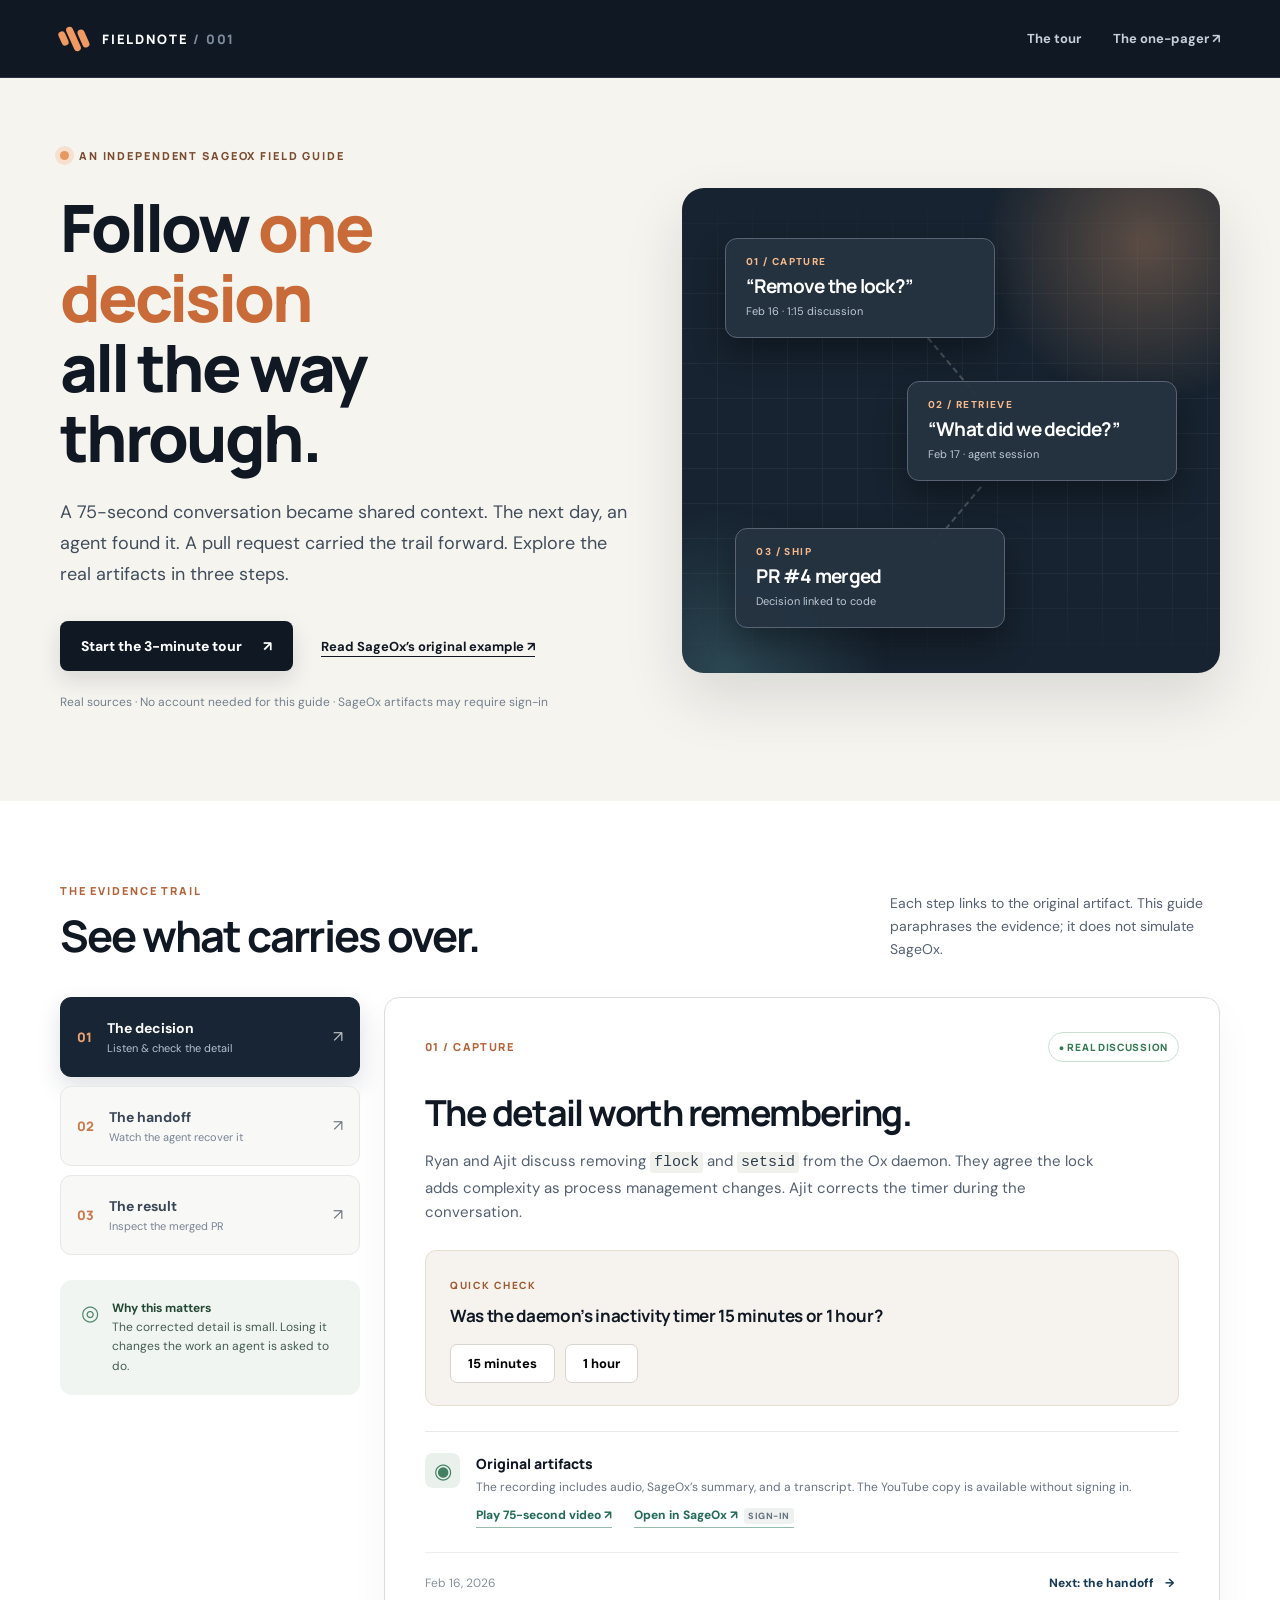
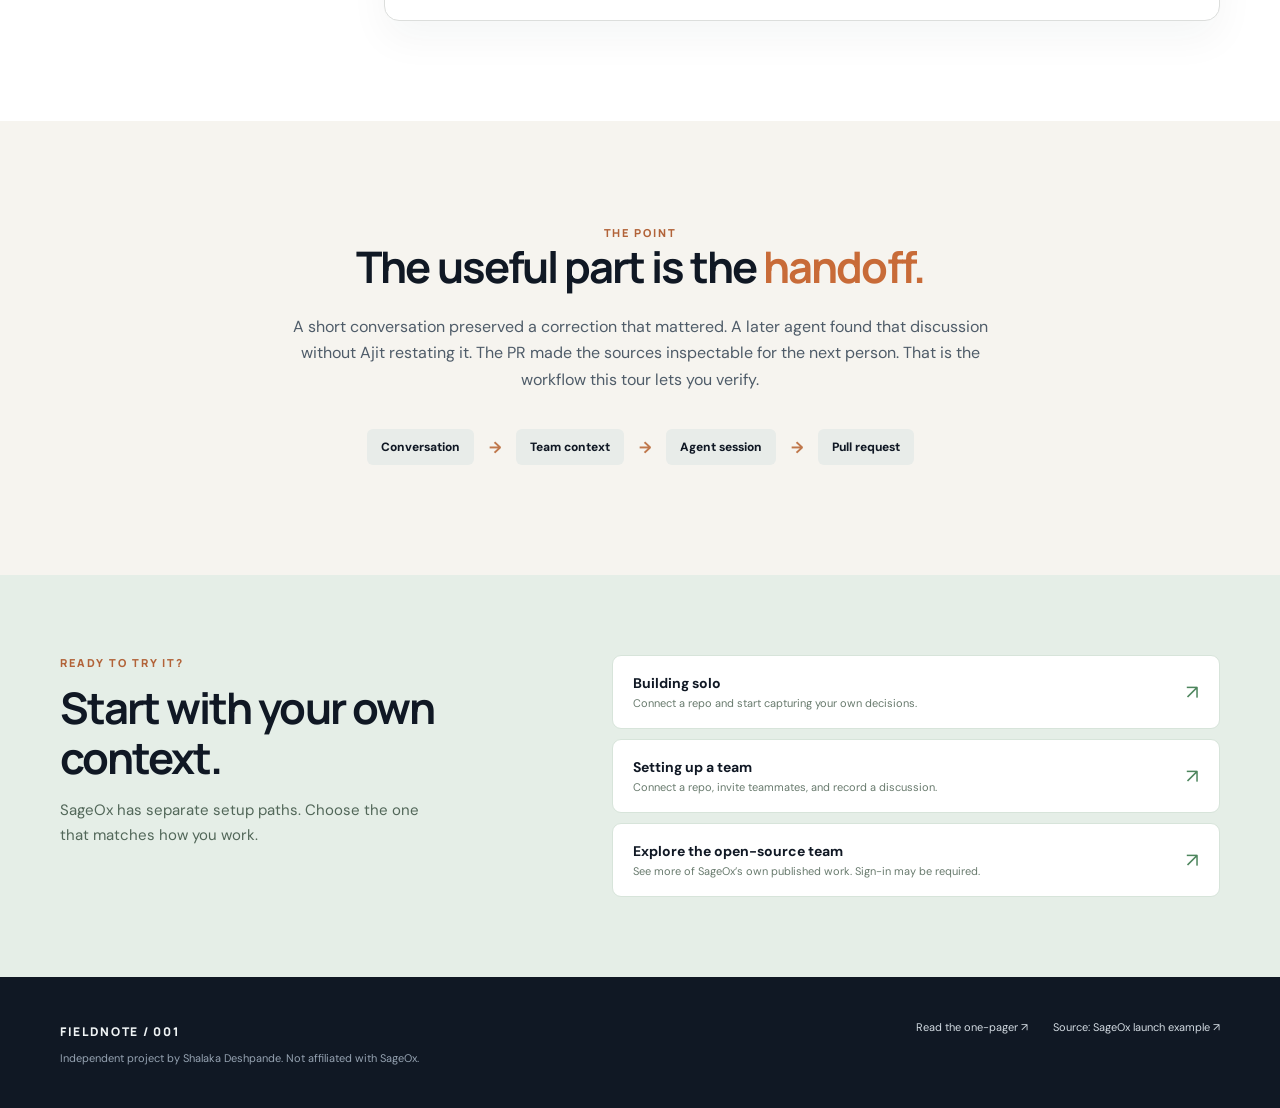
<file: index.html>
<!doctype html>
<html lang="en">
<head>
  <meta charset="utf-8">
  <meta name="viewport" content="width=device-width, initial-scale=1">
  <meta name="theme-color" content="#101824">
  <link rel="icon" type="image/svg+xml" href="favicon.svg">
  <meta name="description" content="Follow a real SageOx decision from a recorded conversation to an AI coding session and a merged pull request.">
  <meta property="og:title" content="Follow one decision · A SageOx field guide">
  <meta property="og:description" content="A guided, source-linked tour of a real SageOx workflow.">
  <meta property="og:type" content="website">
  <title>Follow one decision · A SageOx field guide</title>
  <link rel="stylesheet" href="styles.css">
  <script src="tour.js" defer></script>
</head>
<body>
  <a class="skip-link" href="#main">Skip to the tour</a>
  <header class="site-header">
    <div class="shell header-inner">
      <a class="wordmark" href="./" aria-label="Follow one decision, home"><span class="mark" aria-hidden="true"><span></span><span></span><span></span></span><span>FIELDNOTE <span class="wordmark-muted">/ 001</span></span></a>
      <nav aria-label="Main navigation"><a href="#tour">The tour</a><a href="brief.html">The one-pager <span aria-hidden="true">↗</span></a></nav>
    </div>
  </header>

  <main id="main">
    <section class="hero shell" aria-labelledby="hero-title">
      <div class="hero-copy">
        <div class="eyebrow"><span class="pulse-dot" aria-hidden="true"></span> AN INDEPENDENT SAGEOX FIELD GUIDE</div>
        <h1 id="hero-title">Follow <em>one decision</em><br>all the way through.</h1>
        <p class="hero-lede">A 75-second conversation became shared context. The next day, an agent found it. A pull request carried the trail forward. Explore the real artifacts in three steps.</p>
        <div class="hero-actions"><a class="button button-primary" href="#tour">Start the 3-minute tour <span aria-hidden="true">↗</span></a><a class="text-link" href="https://sageox.ai/blog/introducing-sageox" target="_blank" rel="noopener noreferrer">Read SageOx’s original example <span aria-hidden="true">↗</span></a></div>
        <p class="hero-meta">Real sources · No account needed for this guide · SageOx artifacts may require sign-in</p>
      </div>
      <div class="hero-art" aria-hidden="true">
        <div class="orb orb-one"></div><div class="orb orb-two"></div>
        <div class="diagram-node node-one"><span class="diagram-index">01 / CAPTURE</span><strong>“Remove the lock?”</strong><span>Feb 16 · 1:15 discussion</span></div>
        <div class="diagram-line line-one"></div>
        <div class="diagram-node node-two"><span class="diagram-index">02 / RETRIEVE</span><strong>“What did we decide?”</strong><span>Feb 17 · agent session</span></div>
        <div class="diagram-line line-two"></div>
        <div class="diagram-node node-three"><span class="diagram-index">03 / SHIP</span><strong>PR #4 merged</strong><span>Decision linked to code</span></div>
      </div>
    </section>

    <section class="tour-wrap" id="tour" aria-labelledby="tour-title">
      <div class="shell">
        <div class="section-heading"><div><p class="kicker">THE EVIDENCE TRAIL</p><h2 id="tour-title">See what carries over.</h2></div><p>Each step links to the original artifact. This guide paraphrases the evidence; it does not simulate SageOx.</p></div>
        <div class="tour-layout">
          <nav class="step-nav" aria-label="Tour steps">
            <button type="button" class="step-button active" data-step="capture" aria-current="step"><span class="step-num">01</span><span class="step-label"><strong>The decision</strong><small>Listen &amp; check the detail</small></span><span class="step-arrow" aria-hidden="true">↗</span></button>
            <button type="button" class="step-button" data-step="retrieve"><span class="step-num">02</span><span class="step-label"><strong>The handoff</strong><small>Watch the agent recover it</small></span><span class="step-arrow" aria-hidden="true">↗</span></button>
            <button type="button" class="step-button" data-step="ship"><span class="step-num">03</span><span class="step-label"><strong>The result</strong><small>Inspect the merged PR</small></span><span class="step-arrow" aria-hidden="true">↗</span></button>
            <div class="step-note"><span class="step-note-icon" aria-hidden="true">◎</span><p><strong>Why this matters</strong><br>The corrected detail is small. Losing it changes the work an agent is asked to do.</p></div>
          </nav>

          <div class="step-content" id="step-content" aria-live="polite">
            <article class="step-panel" data-panel="capture" aria-labelledby="capture-title">
              <div class="panel-topline"><span>01 / CAPTURE</span><span class="source-tag"><span aria-hidden="true">●</span> REAL DISCUSSION</span></div>
              <h3 id="capture-title">The detail worth remembering.</h3>
              <p>Ryan and Ajit discuss removing <code>flock</code> and <code>setsid</code> from the Ox daemon. They agree the lock adds complexity as process management changes. Ajit corrects the timer during the conversation.</p>
              <div class="question-card" id="question-card">
                <span class="question-label">QUICK CHECK</span>
                <p class="question-title">Was the daemon’s inactivity timer 15 minutes or 1 hour?</p>
                <div class="choice-row"><button type="button" class="choice" data-answer="15">15 minutes</button><button type="button" class="choice" data-answer="60">1 hour</button></div>
                <p class="answer" id="answer" hidden></p>
              </div>
              <div class="artifact-card"><div class="artifact-icon" aria-hidden="true">◉</div><div><strong>Original artifacts</strong><p>The recording includes audio, SageOx’s summary, and a transcript. The YouTube copy is available without signing in.</p><div class="artifact-links"><a href="https://www.youtube.com/watch?v=K5gy9MFfDqQ" target="_blank" rel="noopener noreferrer">Play 75-second video ↗</a><a href="https://sageox.ai/team/team_jihjpfkt8b/media/recordings/rec_019c688a-19c0-76f7-8763-597f072fc52f" target="_blank" rel="noopener noreferrer">Open in SageOx ↗ <span class="access-label">SIGN-IN</span></a></div></div></div>
              <div class="panel-footer"><span>Feb 16, 2026</span><button type="button" class="next-button" data-next="retrieve">Next: the handoff <span aria-hidden="true">→</span></button></div>
            </article>

            <article class="step-panel" data-panel="retrieve" aria-labelledby="retrieve-title" hidden>
              <div class="panel-topline"><span>02 / RETRIEVE</span><span class="source-tag"><span aria-hidden="true">●</span> REAL AGENT SESSION</span></div>
              <h3 id="retrieve-title">The next session starts with the decision.</h3>
              <p>The next day, Ajit asks his coding agent to work on the previous day’s “ox daemon improvements” discussion. In the published session, the agent finds the matching SageOx team discussion, reads its summary and transcript, and restates the decision before planning a change.</p>
              <div class="trace-card"><span class="trace-caption">VISIBLE IN THE SESSION</span><ol><li><span>Request</span><strong>Work on yesterday’s daemon discussion</strong></li><li><span>Retrieval</span><strong>Agent reads the matching discussion in team context</strong></li><li><span>Output</span><strong>Agent prepares a file-by-file implementation plan</strong></li></ol></div>
              <p class="caution"><span aria-hidden="true">ⓘ</span> This particular published session ends during planning. The later implementation is evidenced by the merged PR, not by this session transcript.</p>
              <div class="artifact-card"><div class="artifact-icon" aria-hidden="true">↗</div><div><strong>Original artifact</strong><p>Inspect the session summary and the agent’s retrieval of the meeting context in SageOx.</p><div class="artifact-links"><a href="https://sageox.ai/repo/repo_019c5812-01e9-7b7d-b5b1-321c471c9777/sessions/2026-02-17T11-44-user-OxIOgz/" target="_blank" rel="noopener noreferrer">Open agent session ↗ <span class="access-label">SIGN-IN</span></a></div></div></div>
              <div class="panel-footer"><button type="button" class="back-button" data-next="capture"><span aria-hidden="true">←</span> Back</button><button type="button" class="next-button" data-next="ship">Next: the result <span aria-hidden="true">→</span></button></div>
            </article>

            <article class="step-panel" data-panel="ship" aria-labelledby="ship-title" hidden>
              <div class="panel-topline"><span>03 / SHIP</span><span class="source-tag"><span aria-hidden="true">●</span> MERGED ON GITHUB</span></div>
              <h3 id="ship-title">The code keeps the trail.</h3>
              <p>Pull request #4 removes lock-based liveness detection and the related detach logic. Its description links both the original discussion and the SageOx session, so a reviewer can inspect the reasoning behind the code.</p>
              <div class="pr-card"><div class="pr-status"><span class="merged-dot" aria-hidden="true">✓</span> MERGED · FEB 17, 2026</div><strong>replace flock-based daemon liveness with socket-ping detection</strong><p>sageox/ox · pull request #4</p><div class="pr-links"><span>Discussion ↗</span><span>Session ↗</span><span>Code ↗</span></div></div>
              <div class="artifact-card"><div class="artifact-icon" aria-hidden="true">⌁</div><div><strong>Original artifact</strong><p>The public PR contains the change summary, source links, and merged status.</p><div class="artifact-links"><a href="https://github.com/sageox/ox/pull/4" target="_blank" rel="noopener noreferrer">Inspect PR #4 ↗</a></div></div></div>
              <div class="panel-footer"><button type="button" class="back-button" data-next="retrieve"><span aria-hidden="true">←</span> Back</button><a class="next-button" href="#next-step">Try your own loop <span aria-hidden="true">↓</span></a></div>
            </article>
          </div>
        </div>
      </div>
    </section>

    <section class="takeaway shell" aria-labelledby="takeaway-title"><span class="kicker">THE POINT</span><h2 id="takeaway-title">The useful part is the <em>handoff.</em></h2><p>A short conversation preserved a correction that mattered. A later agent found that discussion without Ajit restating it. The PR made the sources inspectable for the next person. That is the workflow this tour lets you verify.</p><div class="flow-strip" aria-label="The verified workflow"><span>Conversation</span><b aria-hidden="true">→</b><span>Team context</span><b aria-hidden="true">→</b><span>Agent session</span><b aria-hidden="true">→</b><span>Pull request</span></div></section>

    <section class="next-section" id="next-step" aria-labelledby="next-title"><div class="shell next-inner"><div><p class="kicker">READY TO TRY IT?</p><h2 id="next-title">Start with your own context.</h2><p>SageOx has separate setup paths. Choose the one that matches how you work.</p></div><div class="next-links"><a href="https://sageox.ai/docs/quickstart/solo" target="_blank" rel="noopener noreferrer"><span><strong>Building solo</strong><small>Connect a repo and start capturing your own decisions.</small></span><span aria-hidden="true">↗</span></a><a href="https://sageox.ai/docs/quickstart/team-setup" target="_blank" rel="noopener noreferrer"><span><strong>Setting up a team</strong><small>Connect a repo, invite teammates, and record a discussion.</small></span><span aria-hidden="true">↗</span></a><a href="https://sageox.ai/team/team_jihjpfkt8b" target="_blank" rel="noopener noreferrer"><span><strong>Explore the open-source team</strong><small>See more of SageOx’s own published work. Sign-in may be required.</small></span><span aria-hidden="true">↗</span></a></div></div></section>
  </main>
  <footer class="site-footer"><div class="shell footer-inner"><div><strong>FIELDNOTE / 001</strong><p>Independent project by Shalaka Deshpande. Not affiliated with SageOx.</p></div><div><a href="brief.html">Read the one-pager ↗</a><a href="https://sageox.ai/blog/introducing-sageox" target="_blank" rel="noopener noreferrer">Source: SageOx launch example ↗</a></div></div></footer>
</body>
</html>
</file>
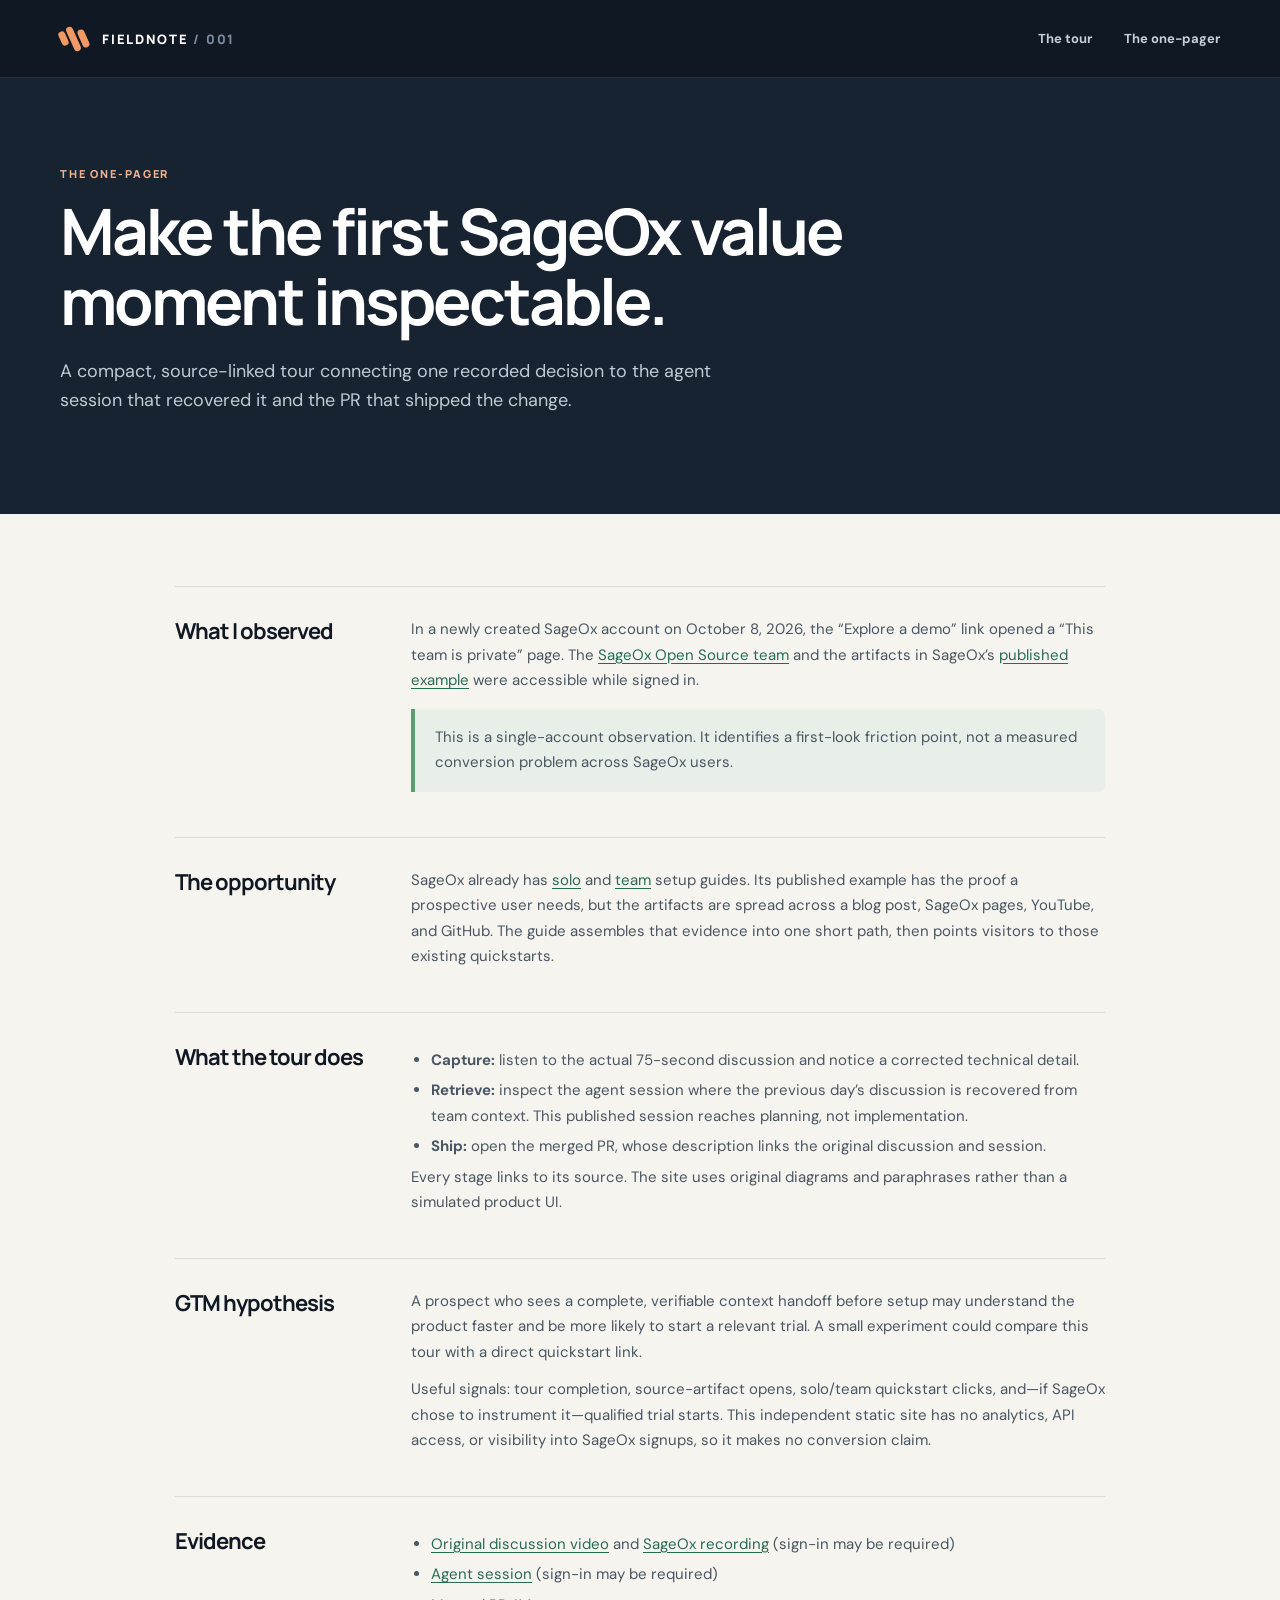
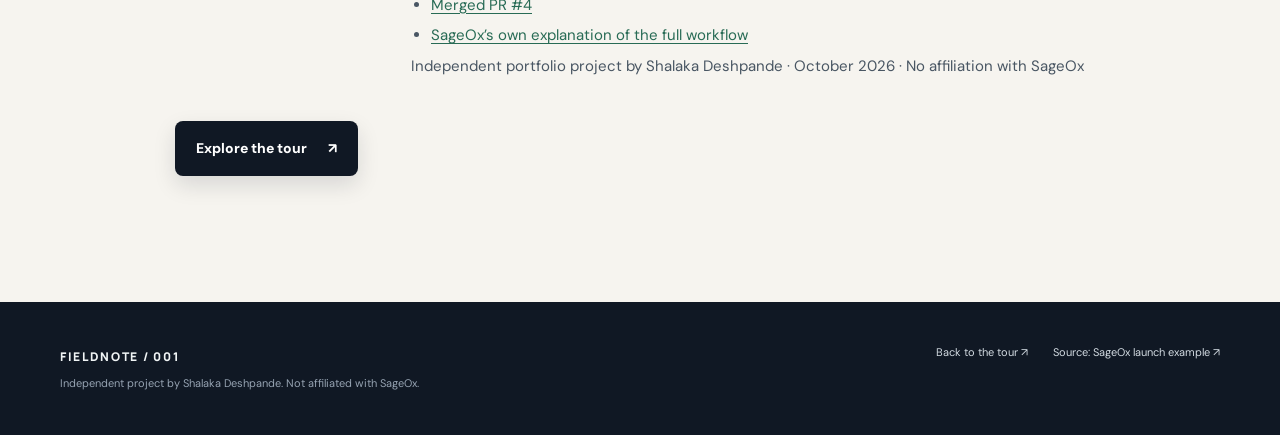
<file: brief.html>
<!doctype html>
<html lang="en">
<head>
  <meta charset="utf-8">
  <meta name="viewport" content="width=device-width, initial-scale=1">
  <meta name="theme-color" content="#101824">
  <link rel="icon" type="image/svg+xml" href="favicon.svg">
  <meta name="description" content="The one-page rationale behind Follow one decision, an independent guided tour of a real SageOx workflow.">
  <title>The one-pager · Follow one decision</title>
  <link rel="stylesheet" href="styles.css">
</head>
<body>
  <a class="skip-link" href="#main">Skip to the one-pager</a>
  <header class="site-header"><div class="shell header-inner"><a class="wordmark" href="./" aria-label="Follow one decision, home"><span class="mark" aria-hidden="true"><span></span><span></span><span></span></span><span>FIELDNOTE <span class="wordmark-muted">/ 001</span></span></a><nav aria-label="Main navigation"><a href="./#tour">The tour</a><a href="brief.html" aria-current="page">The one-pager</a></nav></div></header>
  <main id="main">
    <div class="brief-hero"><div class="shell"><p class="kicker">THE ONE-PAGER</p><h1>Make the first SageOx value moment inspectable.</h1><p>A compact, source-linked tour connecting one recorded decision to the agent session that recovered it and the PR that shipped the change.</p></div></div>
    <div class="shell brief-page">
      <section class="brief-section"><h2>What I observed</h2><div><p>In a newly created SageOx account on October 8, 2026, the “Explore a demo” link opened a “This team is private” page. The <a href="https://sageox.ai/team/team_jihjpfkt8b" target="_blank" rel="noopener noreferrer">SageOx Open Source team</a> and the artifacts in SageOx’s <a href="https://sageox.ai/blog/introducing-sageox" target="_blank" rel="noopener noreferrer">published example</a> were accessible while signed in.</p><p class="brief-callout">This is a single-account observation. It identifies a first-look friction point, not a measured conversion problem across SageOx users.</p></div></section>
      <section class="brief-section"><h2>The opportunity</h2><div><p>SageOx already has <a href="https://sageox.ai/docs/quickstart/solo" target="_blank" rel="noopener noreferrer">solo</a> and <a href="https://sageox.ai/docs/quickstart/team-setup" target="_blank" rel="noopener noreferrer">team</a> setup guides. Its published example has the proof a prospective user needs, but the artifacts are spread across a blog post, SageOx pages, YouTube, and GitHub. The guide assembles that evidence into one short path, then points visitors to those existing quickstarts.</p></div></section>
      <section class="brief-section"><h2>What the tour does</h2><div><ul><li><strong>Capture:</strong> listen to the actual 75-second discussion and notice a corrected technical detail.</li><li><strong>Retrieve:</strong> inspect the agent session where the previous day’s discussion is recovered from team context. This published session reaches planning, not implementation.</li><li><strong>Ship:</strong> open the merged PR, whose description links the original discussion and session.</li></ul><p>Every stage links to its source. The site uses original diagrams and paraphrases rather than a simulated product UI.</p></div></section>
      <section class="brief-section"><h2>GTM hypothesis</h2><div><p>A prospect who sees a complete, verifiable context handoff before setup may understand the product faster and be more likely to start a relevant trial. A small experiment could compare this tour with a direct quickstart link.</p><p>Useful signals: tour completion, source-artifact opens, solo/team quickstart clicks, and—if SageOx chose to instrument it—qualified trial starts. This independent static site has no analytics, API access, or visibility into SageOx signups, so it makes no conversion claim.</p></div></section>
      <section class="brief-section"><h2>Evidence</h2><div><ul><li><a href="https://www.youtube.com/watch?v=K5gy9MFfDqQ" target="_blank" rel="noopener noreferrer">Original discussion video</a> and <a href="https://sageox.ai/team/team_jihjpfkt8b/media/recordings/rec_019c688a-19c0-76f7-8763-597f072fc52f" target="_blank" rel="noopener noreferrer">SageOx recording</a> (sign-in may be required)</li><li><a href="https://sageox.ai/repo/repo_019c5812-01e9-7b7d-b5b1-321c471c9777/sessions/2026-02-17T11-44-user-OxIOgz/" target="_blank" rel="noopener noreferrer">Agent session</a> (sign-in may be required)</li><li><a href="https://github.com/sageox/ox/pull/4" target="_blank" rel="noopener noreferrer">Merged PR #4</a></li><li><a href="https://sageox.ai/blog/introducing-sageox" target="_blank" rel="noopener noreferrer">SageOx’s own explanation of the full workflow</a></li></ul><p class="brief-meta">Independent portfolio project by Shalaka Deshpande · October 2026 · No affiliation with SageOx</p></div></section>
      <p><a class="button button-primary" href="./#tour">Explore the tour <span aria-hidden="true">↗</span></a></p>
    </div>
  </main>
  <footer class="site-footer"><div class="shell footer-inner"><div><strong>FIELDNOTE / 001</strong><p>Independent project by Shalaka Deshpande. Not affiliated with SageOx.</p></div><div><a href="./#tour">Back to the tour ↗</a><a href="https://sageox.ai/blog/introducing-sageox" target="_blank" rel="noopener noreferrer">Source: SageOx launch example ↗</a></div></div></footer>
</body>
</html>
</file>
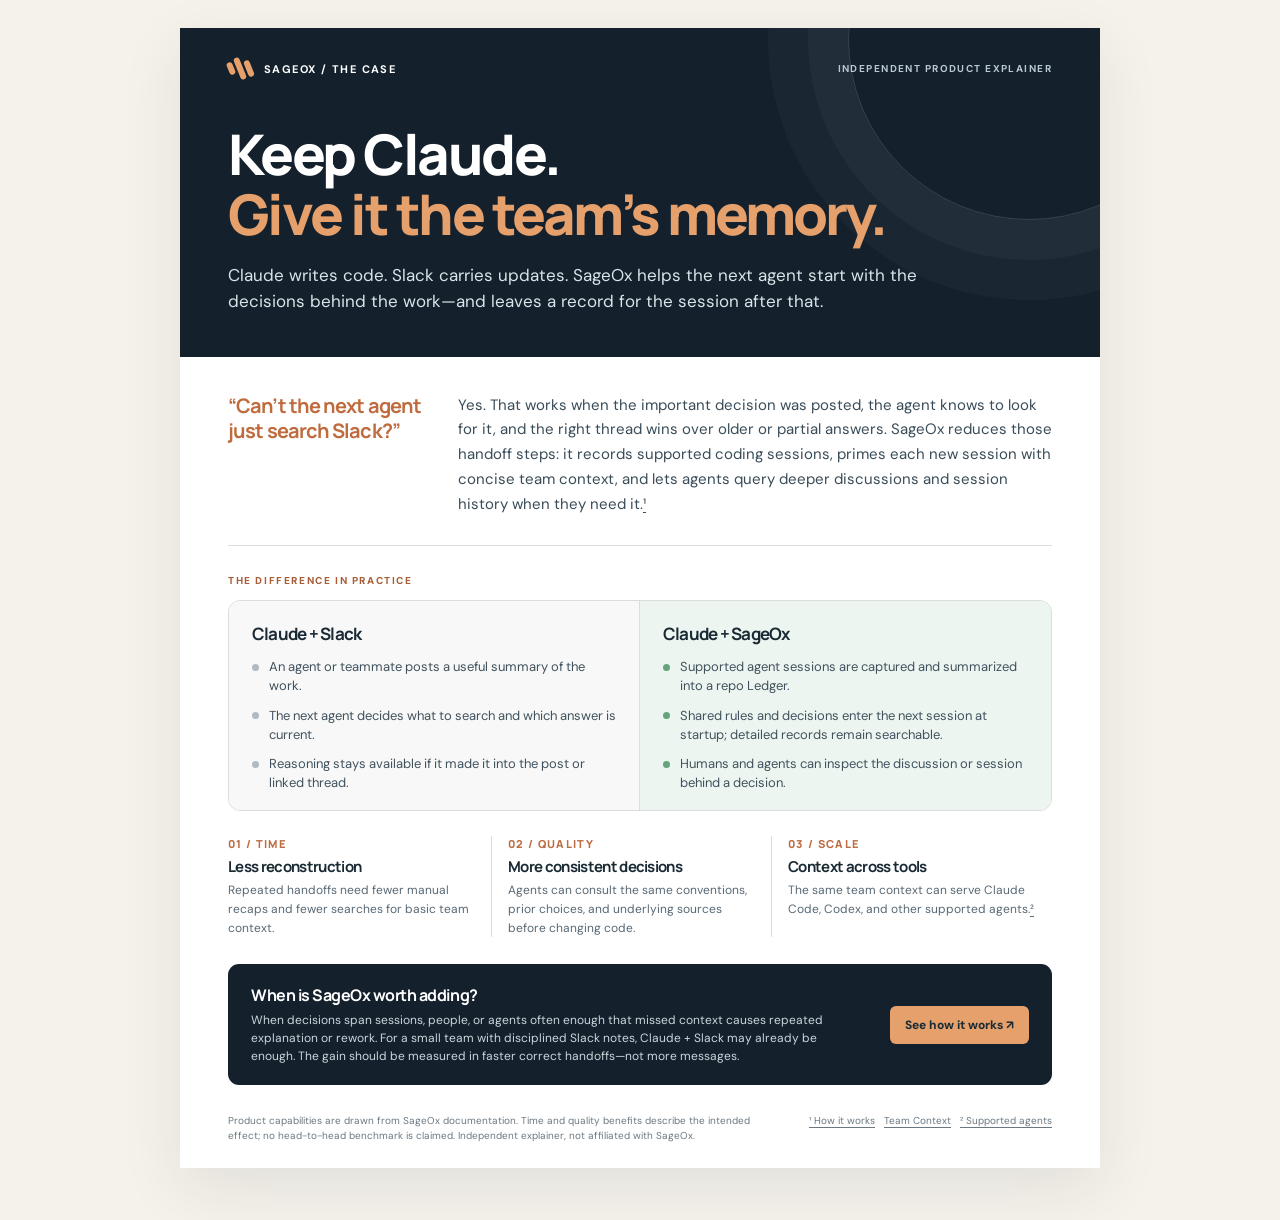
<file: why-sageox.html>
<!doctype html>
<html lang="en">
<head>
  <meta charset="utf-8">
  <meta name="viewport" content="width=device-width, initial-scale=1">
  <meta name="theme-color" content="#14212d">
  <meta name="description" content="An independent, source-linked one-pager on why a team might add SageOx to Claude and Slack.">
  <link rel="icon" type="image/svg+xml" href="favicon.svg">
  <title>Why SageOx over Claude + Slack?</title>
  <style>
    @import url('https://fonts.googleapis.com/css2?family=DM+Sans:wght@400;500;600;700&family=Manrope:wght@500;600;700;800&display=swap');
    :root{color-scheme:light;--navy:#14212d;--ink:#1a2a34;--muted:#586674;--cream:#f5f2eb;--line:#d8ded9;--orange:#e6a06c;--mint:#c6dfd2}
    *{box-sizing:border-box}
    html{background:var(--cream)}
    body{margin:0;color:var(--ink);font-family:"DM Sans",Arial,sans-serif;-webkit-font-smoothing:antialiased}
    a{color:inherit;text-underline-offset:3px}
    a:focus-visible{outline:3px solid #397cad;outline-offset:4px}
    .sheet{width:min(920px,calc(100% - 32px));margin:28px auto 52px;background:#fff;box-shadow:0 20px 60px #14212d16;overflow:hidden}
    .top{background:var(--navy);color:#fff;padding:28px 48px 42px;position:relative;overflow:hidden}
    .top:after{content:"";position:absolute;width:360px;height:360px;right:-110px;top:-170px;border:1px solid #ffffff25;border-radius:50%;box-shadow:0 0 0 40px #ffffff08,0 0 0 80px #ffffff07;pointer-events:none}
    .mast{display:flex;align-items:center;justify-content:space-between;gap:18px;margin-bottom:43px;font-size:11px;font-weight:700;letter-spacing:.13em;text-transform:uppercase;position:relative;z-index:1}
    .brand{display:flex;align-items:center;gap:12px}
    .mark{display:flex;align-items:center;gap:3px;height:25px}
    .mark i{display:block;width:6px;border-radius:6px;background:var(--orange);transform:rotate(-22deg)}
    .mark i:nth-child(1){height:13px}.mark i:nth-child(2){height:23px}.mark i:nth-child(3){height:17px}
    .mast-note{color:#bac8d1;font-size:10px;text-align:right}
    h1,h2,h3,p{margin-top:0}
    h1,h2,h3{font-family:Manrope,Arial,sans-serif;letter-spacing:-.045em}
    h1{font-size:clamp(36px,5.4vw,56px);line-height:1.07;max-width:710px;margin:0 0 18px;font-weight:800;position:relative;z-index:1}
    h1 em{font-style:normal;color:var(--orange)}
    .dek{font-size:17px;line-height:1.55;color:#dae3e7;max-width:750px;margin:0;position:relative;z-index:1}
    .body{padding:36px 48px 29px}
    .objection{display:grid;grid-template-columns:205px 1fr;gap:25px;align-items:start;padding:0 0 29px;border-bottom:1px solid var(--line)}
    .objection h2{font-size:20px;line-height:1.28;margin:0;color:#bf6b3e}
    .objection p{font-size:15px;line-height:1.65;margin:0;color:#394c58}
    .section-label{font-size:10px;letter-spacing:.16em;text-transform:uppercase;font-weight:800;color:#a85d36;margin:28px 0 13px}
    .comparison{display:grid;grid-template-columns:1fr 1fr;border:1px solid var(--line);border-radius:12px;overflow:hidden}
    .lane{padding:21px 23px 17px}
    .lane:first-child{background:#f7f8f7;border-right:1px solid var(--line)}
    .lane:last-child{background:#edf5f0}
    .lane h3{font-size:17px;margin:0 0 12px}
    .lane ul{padding:0;margin:0;list-style:none;display:grid;gap:10px}
    .lane li{font-size:13px;line-height:1.48;padding-left:17px;position:relative;color:#41525e}
    .lane li:before{content:"";position:absolute;left:0;top:.5em;width:7px;height:7px;border-radius:50%;background:#b1bac0}
    .lane:last-child li:before{background:#66a47d}
    .benefits{display:grid;grid-template-columns:repeat(3,1fr);gap:16px;margin-top:25px}
    .benefit{padding:0 15px 0 0;border-right:1px solid var(--line)}
    .benefit:last-child{border:0}
    .number{display:block;color:#bd6d43;font:800 11px Manrope,Arial,sans-serif;letter-spacing:.12em;margin-bottom:7px}
    .benefit h3{font-size:15px;margin:0 0 5px;line-height:1.25}
    .benefit p{font-size:12px;line-height:1.55;color:#586874;margin:0}
    .bottom{margin-top:27px;background:#14212d;color:#fff;border-radius:11px;padding:20px 23px;display:grid;grid-template-columns:1fr auto;gap:25px;align-items:center}
    .bottom strong{font:700 16px Manrope,Arial,sans-serif;letter-spacing:-.03em}
    .bottom p{font-size:12px;line-height:1.5;color:#cbd6db;margin:5px 0 0;max-width:600px}
    .bottom a{display:inline-block;white-space:nowrap;background:var(--orange);color:#1c2c35;text-decoration:none;padding:11px 15px;border-radius:6px;font-size:12px;font-weight:800}
    .bottom a:hover{background:#f5b98d}
    footer{padding:0 48px 25px;display:flex;gap:12px;align-items:start;justify-content:space-between;color:#6b7881;font-size:10px;line-height:1.45}
    footer p{margin:0;max-width:550px}
    .sources{text-align:right;white-space:nowrap}
    .sources a{display:inline-block;margin-left:9px}
    @media(max-width:650px){.sheet{width:100%;margin:0;box-shadow:none}.top{padding:24px 24px 32px}.mast{margin-bottom:35px;align-items:start}.mast-note{max-width:115px;line-height:1.4}.body{padding:27px 24px}.objection{grid-template-columns:1fr;gap:10px}.comparison{grid-template-columns:1fr}.lane:first-child{border-right:0;border-bottom:1px solid var(--line)}.benefits{grid-template-columns:1fr;gap:15px}.benefit{border-right:0;border-bottom:1px solid var(--line);padding-bottom:13px}.benefit:last-child{border:0;padding-bottom:0}.bottom{grid-template-columns:1fr;gap:14px}.bottom a{justify-self:start}footer{padding:0 24px 25px;display:block}.sources{text-align:left;white-space:normal;margin-top:12px}.sources a{margin:0 10px 0 0}}
    @page{size:letter;margin:0}
    @media print{html,body{background:#fff;print-color-adjust:exact;-webkit-print-color-adjust:exact}.sheet{width:8.5in;margin:0;box-shadow:none}.top{padding:21px 43px 26px}.mast{margin-bottom:22px}h1{font-size:44px}.dek{font-size:14px}.body{padding:23px 43px 14px}.objection{padding-bottom:16px}.section-label{margin:17px 0 9px}.lane{padding:14px 20px 12px}.benefits{margin-top:15px}.bottom{margin-top:16px;padding:14px 20px}footer{padding:0 43px 12px}a{text-decoration:none}}
  </style>
</head>
<body>
  <main class="sheet">
    <header class="top">
      <div class="mast"><div class="brand"><span class="mark" aria-hidden="true"><i></i><i></i><i></i></span><span>SageOx / the case</span></div><span class="mast-note">Independent product explainer</span></div>
      <h1>Keep Claude.<br><em>Give it the team’s memory.</em></h1>
      <p class="dek">Claude writes code. Slack carries updates. SageOx helps the next agent start with the decisions behind the work—and leaves a record for the session after that.</p>
    </header>

    <div class="body">
      <section class="objection" aria-labelledby="objection-title">
        <h2 id="objection-title">“Can’t the next agent just search Slack?”</h2>
        <p>Yes. That works when the important decision was posted, the agent knows to look for it, and the right thread wins over older or partial answers. SageOx reduces those handoff steps: it records supported coding sessions, primes each new session with concise team context, and lets agents query deeper discussions and session history when they need it.<a href="#sources" aria-label="See sources for this claim">¹</a></p>
      </section>

      <p class="section-label">The difference in practice</p>
      <section class="comparison" aria-label="Claude and Slack compared with Claude plus SageOx">
        <div class="lane"><h3>Claude + Slack</h3><ul><li>An agent or teammate posts a useful summary of the work.</li><li>The next agent decides what to search and which answer is current.</li><li>Reasoning stays available if it made it into the post or linked thread.</li></ul></div>
        <div class="lane"><h3>Claude + SageOx</h3><ul><li>Supported agent sessions are captured and summarized into a repo Ledger.</li><li>Shared rules and decisions enter the next session at startup; detailed records remain searchable.</li><li>Humans and agents can inspect the discussion or session behind a decision.</li></ul></div>
      </section>

      <section class="benefits" aria-label="Where SageOx can help">
        <div class="benefit"><span class="number">01 / TIME</span><h3>Less reconstruction</h3><p>Repeated handoffs need fewer manual recaps and fewer searches for basic team context.</p></div>
        <div class="benefit"><span class="number">02 / QUALITY</span><h3>More consistent decisions</h3><p>Agents can consult the same conventions, prior choices, and underlying sources before changing code.</p></div>
        <div class="benefit"><span class="number">03 / SCALE</span><h3>Context across tools</h3><p>The same team context can serve Claude Code, Codex, and other supported agents.<a href="#sources" aria-label="See source for agent support">²</a></p></div>
      </section>

      <aside class="bottom"><div><strong>When is SageOx worth adding?</strong><p>When decisions span sessions, people, or agents often enough that missed context causes repeated explanation or rework. For a small team with disciplined Slack notes, Claude + Slack may already be enough. The gain should be measured in faster correct handoffs—not more messages.</p></div><a href="https://sageox.ai/docs/developers/how-it-works" target="_blank" rel="noopener noreferrer">See how it works ↗</a></aside>
    </div>

    <footer id="sources"><p>Product capabilities are drawn from SageOx documentation. Time and quality benefits describe the intended effect; no head-to-head benchmark is claimed. Independent explainer, not affiliated with SageOx.</p><div class="sources"><a href="https://sageox.ai/docs/developers/how-it-works" target="_blank" rel="noopener noreferrer">¹ How it works</a><a href="https://sageox.ai/docs/features/team-context" target="_blank" rel="noopener noreferrer">Team Context</a><a href="https://sageox.ai/docs/developers/coding-agents" target="_blank" rel="noopener noreferrer">² Supported agents</a></div></footer>
  </main>
</body>
</html>
</file>
<file: styles.css>
@import url('https://fonts.googleapis.com/css2?family=DM+Sans:wght@400;500;600;700&family=Manrope:wght@400;500;600;700;800&display=swap');
:root{color-scheme:light;--ink:#101824;--muted:#566173;--paper:#f6f4ef;--white:#fff;--line:#dcdedc;--orange:#f19963;--mint:#b9d7c6;--blue:#bdcfdd;--dark:#101824;--radius:18px}
*{box-sizing:border-box}html{scroll-behavior:smooth}body{margin:0;background:var(--paper);color:var(--ink);font-family:"DM Sans",Arial,sans-serif;-webkit-font-smoothing:antialiased}button,a{touch-action:manipulation}button{font:inherit}a{color:inherit}a:focus-visible,button:focus-visible{outline:3px solid #3e83bc;outline-offset:4px}h1,h2,h3,p{margin-top:0}h1,h2,h3{font-family:Manrope,Arial,sans-serif;letter-spacing:-.045em}p{line-height:1.65}.shell{width:min(1160px,calc(100% - 56px));margin:auto}.skip-link{position:absolute;left:16px;top:-80px;padding:10px 16px;background:#fff;z-index:100}.skip-link:focus{top:12px}
.site-header{height:78px;background:var(--dark);color:#fff;border-bottom:1px solid #293242}.header-inner{height:100%;display:flex;align-items:center;justify-content:space-between}.wordmark{display:flex;align-items:center;gap:13px;text-decoration:none;font:800 13px Manrope,Arial,sans-serif;letter-spacing:.14em}.wordmark-muted{color:#7d8b9c}.mark{display:inline-flex;align-items:center;gap:3px;width:29px;height:30px}.mark span{display:block;width:7px;border-radius:7px;background:var(--orange);transform:rotate(-24deg)}.mark span:nth-child(1){height:15px}.mark span:nth-child(2){height:26px}.mark span:nth-child(3){height:19px}.site-header nav{display:flex;gap:32px;font-size:13px;font-weight:700}.site-header nav a{text-decoration:none;color:#c6cfd9}.site-header nav a:hover{color:#fff}
.hero{min-height:604px;display:grid;grid-template-columns:1.03fr .97fr;gap:50px;align-items:center;padding-top:70px;padding-bottom:88px}.eyebrow,.kicker,.question-label,.trace-caption{font:800 11px Manrope,Arial,sans-serif;letter-spacing:.17em}.eyebrow{color:#7b4c30;display:flex;align-items:center;gap:10px}.pulse-dot{display:inline-block;width:9px;height:9px;border-radius:50%;background:#e99760;box-shadow:0 0 0 5px #f7e0d0}.hero h1{font-size:clamp(43px,5.1vw,72px);line-height:1.07;margin:30px 0 25px;font-weight:800}.hero h1 em,.takeaway h2 em{font-style:normal;color:#c86b38}.hero-lede{font-size:18px;max-width:575px;color:#414d5c;line-height:1.7}.hero-actions{display:flex;align-items:center;gap:28px;margin:32px 0 22px;flex-wrap:wrap}.button{display:inline-flex;align-items:center;justify-content:center;gap:21px;padding:16px 21px;border-radius:8px;text-decoration:none;font-size:14px;font-weight:800}.button-primary{background:var(--ink);color:#fff;box-shadow:0 9px 22px #10182421}.button-primary:hover{background:#304154}.text-link{font-size:13px;font-weight:700;text-decoration:underline;text-underline-offset:5px}.hero-meta{font-size:12px;color:#738090;margin:0}.hero-art{position:relative;height:485px;background:#172330;border-radius:22px;overflow:hidden;box-shadow:0 26px 60px #1018241f}.hero-art:before{content:"";position:absolute;inset:0;background-image:linear-gradient(#ffffff0b 1px,transparent 1px),linear-gradient(90deg,#ffffff0b 1px,transparent 1px);background-size:35px 35px;mask-image:linear-gradient(transparent,#000 20%,#000 80%,transparent)}.orb{position:absolute;border-radius:50%;filter:blur(4px)}.orb-one{width:350px;height:350px;background:radial-gradient(circle,#e6a16e55,transparent 65%);top:-120px;right:-100px}.orb-two{width:350px;height:350px;background:radial-gradient(circle,#66aab344,transparent 65%);bottom:-170px;left:-130px}.diagram-node{position:absolute;width:270px;min-height:100px;border:1px solid #596374;background:#253341ec;color:#fff;padding:16px 20px;border-radius:12px;box-shadow:0 16px 32px #0005;display:flex;flex-direction:column;gap:5px;z-index:1}.diagram-node strong{font:700 19px Manrope,Arial,sans-serif;letter-spacing:-.04em}.diagram-node>span:last-child{font-size:11px;color:#bdc8d1}.diagram-index{font-size:10px;color:#f7b989;font-weight:800;letter-spacing:.14em}.node-one{left:8%;top:50px}.node-two{right:8%;top:193px}.node-three{left:10%;bottom:45px}.diagram-line{position:absolute;border-left:2px dashed #a0afa95e;height:75px;z-index:0}.line-one{top:141px;left:50%;transform:rotate(-40deg)}.line-two{top:290px;left:51%;transform:rotate(40deg)}
.tour-wrap{padding:82px 0 100px;background:#fff;scroll-margin-top:25px}.section-heading{display:flex;justify-content:space-between;align-items:end;gap:35px;margin-bottom:36px}.kicker{color:#b26339;margin-bottom:13px}.section-heading h2,.takeaway h2,.next-section h2{font-size:clamp(34px,3.4vw,47px);line-height:1.15;margin:0}.section-heading>p{max-width:330px;color:var(--muted);font-size:14px;margin:0}.tour-layout{display:grid;grid-template-columns:300px minmax(0,1fr);gap:24px}.step-nav{display:flex;flex-direction:column;gap:9px}.step-button{width:100%;min-height:80px;background:#f8f8f6;border:1px solid #e8e9e7;border-radius:11px;color:#394657;display:flex;gap:15px;align-items:center;text-align:left;padding:14px 16px;cursor:pointer;transition:background .18s,border .18s,transform .18s}.step-button:hover{transform:translateX(3px);background:#f4f1ed}.step-button.active{background:#182534;border-color:#182534;color:#fff;box-shadow:0 10px 25px #15243724}.step-num{font:800 13px Manrope,Arial,sans-serif;color:#c8794d}.active .step-num{color:#efa371}.step-label{display:flex;flex-direction:column;gap:4px}.step-label strong{font-size:14px}.step-label small{font-size:11px;color:#788394}.active .step-label small{color:#b4c2d0}.step-arrow{margin-left:auto;font-size:16px;opacity:.7}.step-note{margin-top:16px;padding:19px 21px;background:#f0f5f2;border-radius:12px;display:flex;gap:13px;align-items:start}.step-note-icon{font-size:21px;color:#4f876b}.step-note p{font-size:12px;color:#465d51;margin:0;line-height:1.6}.step-note strong{color:#244831}.step-content{min-width:0}.step-panel{min-height:512px;border:1px solid var(--line);border-radius:15px;background:#fff;padding:34px 40px 24px;box-shadow:0 18px 40px #1d29300b}.step-panel[hidden]{display:none}.panel-topline{display:flex;justify-content:space-between;align-items:center;gap:12px;color:#b46237;font:800 11px Manrope,Arial,sans-serif;letter-spacing:.13em}.source-tag{border:1px solid #cddfd3;border-radius:40px;color:#337951;letter-spacing:.07em;font-size:10px;padding:7px 10px;white-space:nowrap}.source-tag span{font-size:9px}.step-panel h3{font-size:clamp(27px,2.8vw,37px);margin:26px 0 12px}.step-panel>p{font-size:15px;color:#536071;max-width:690px;margin-bottom:22px}.step-panel code{background:#f0f0ed;padding:2px 4px;border-radius:3px;color:#2e3d4c}.question-card{padding:22px 24px;background:#f6f3ee;border:1px solid #e8dfd4;border-radius:11px;margin:25px 0}.question-label{font-size:10px;color:#a05a32}.question-title{font:700 17px Manrope,Arial,sans-serif;letter-spacing:-.02em;margin:10px 0 17px}.choice-row{display:flex;gap:10px;flex-wrap:wrap}.choice{background:#fff;border:1px solid #d8d4cf;border-radius:7px;padding:10px 17px;font-size:13px;font-weight:700;cursor:pointer}.choice:hover{border-color:#c77850}.choice.chosen{background:#172534;color:#fff;border-color:#172534}.answer{font-size:13px;padding:11px 13px;border-radius:6px;margin:15px 0 0}.answer.right{background:#e2efe5;color:#235337}.answer.wrong{background:#f9e7d9;color:#87462b}.artifact-card{display:flex;align-items:start;gap:16px;padding:21px 0 0;border-top:1px solid #e8e9e8}.artifact-icon{flex:none;width:35px;height:35px;border-radius:8px;background:#eaf1ed;color:#428061;display:grid;place-items:center;font-size:21px}.artifact-card strong{font:800 14px Manrope,Arial,sans-serif}.artifact-card p{font-size:12px;color:#687383;line-height:1.55;margin:4px 0 10px}.artifact-links{display:flex;gap:22px;flex-wrap:wrap}.artifact-links a{font-size:12px;font-weight:800;color:#246c57;text-decoration:none;border-bottom:1px solid #95bbab;padding-bottom:3px}.artifact-links a:hover{color:#153f35}.access-label{display:inline-block;background:#eff1f1;color:#64727e;border-radius:3px;padding:2px 4px;font-size:9px;margin-left:3px;letter-spacing:.06em}.panel-footer{display:flex;align-items:center;justify-content:space-between;gap:15px;border-top:1px solid #eff0ee;margin-top:24px;padding-top:17px;color:#87919b;font-size:12px}.next-button,.back-button{background:none;border:0;color:#183b55;text-decoration:none;font-size:12px;font-weight:800;cursor:pointer;padding:5px}.next-button:hover,.back-button:hover{text-decoration:underline;text-underline-offset:4px}.next-button span{margin-left:8px}.back-button span{margin-right:8px}.trace-card{background:#eef3f0;border:1px solid #dbe8df;border-radius:11px;padding:23px 25px;margin:27px 0}.trace-caption{color:#437e5a;font-size:10px}.trace-card ol{list-style:none;counter-reset:trace;padding:0;margin:13px 0 0}.trace-card li{counter-increment:trace;display:grid;grid-template-columns:100px 1fr;gap:12px;padding:12px 0;border-top:1px solid #d5e0d8;font-size:12px;align-items:baseline}.trace-card li:before{content:counter(trace,decimal-leading-zero);font-weight:800;color:#6fa17c;position:absolute}.trace-card li span{padding-left:30px;color:#61796b}.trace-card li strong{font-weight:700;color:#253c33}.step-panel .caution{padding:11px 14px;background:#fff5ec;border-left:3px solid #e9a272;color:#7c5a45;font-size:12px;margin:20px 0}.pr-card{background:#1b2937;color:#fff;border-radius:11px;padding:23px 26px;margin:28px 0}.pr-status{font:800 10px Manrope,Arial,sans-serif;letter-spacing:.1em;color:#b5d5bf;margin-bottom:13px}.merged-dot{display:inline-grid;place-items:center;width:17px;height:17px;border-radius:50%;background:#4f9b68;color:#fff;margin-right:4px}.pr-card>strong{display:block;font:800 18px/1.4 Manrope,Arial,sans-serif;letter-spacing:-.03em}.pr-card p{color:#a3b2bf;margin:5px 0 17px;font-size:12px}.pr-links{display:flex;gap:8px;flex-wrap:wrap}.pr-links span{border:1px solid #5a6c78;border-radius:5px;padding:5px 8px;color:#c5d2d9;font-size:10px}
.takeaway{text-align:center;padding:100px 0 110px}.takeaway h2{margin-bottom:22px}.takeaway>p{max-width:725px;margin:0 auto 36px;color:#4f5c69;font-size:16px}.flow-strip{display:flex;justify-content:center;align-items:center;gap:15px;flex-wrap:wrap}.flow-strip span{background:#e8ece9;padding:10px 14px;border-radius:6px;font-size:12px;font-weight:800}.flow-strip b{color:#bf774b}.next-section{background:#e5eee7;padding:80px 0}.next-inner{display:grid;grid-template-columns:.8fr 1fr;gap:65px;align-items:start}.next-section p:not(.kicker){font-size:15px;color:#526759;max-width:370px;margin-top:15px}.next-links{display:grid;gap:10px}.next-links a{display:flex;align-items:center;justify-content:space-between;gap:20px;padding:18px 20px;background:#fff;border:1px solid #d7e4da;border-radius:9px;text-decoration:none}.next-links a:hover{border-color:#6c9b7c;box-shadow:0 6px 15px #375b4017}.next-links a>span:first-child{display:flex;flex-direction:column;gap:4px}.next-links strong{font-size:14px}.next-links small{font-size:11px;color:#687a6d}.next-links a>span:last-child{font-size:20px;color:#4d855d}.site-footer{background:#101824;color:#f0f4f5;padding:43px 0}.footer-inner{display:flex;justify-content:space-between;gap:30px}.footer-inner strong{font:800 12px Manrope,Arial,sans-serif;letter-spacing:.14em}.footer-inner p{font-size:11px;color:#96a3b2;margin:8px 0 0}.footer-inner>div:last-child{display:flex;gap:25px;flex-wrap:wrap;align-items:start}.footer-inner a{font-size:11px;color:#d3dbe2;text-decoration:none}.footer-inner a:hover{text-decoration:underline}
.brief-hero{background:#172330;color:#fff;padding:88px 0 80px}.brief-hero .kicker{color:#f3b18b}.brief-hero h1{font-size:clamp(42px,5vw,64px);line-height:1.1;max-width:790px;margin:15px 0 20px}.brief-hero p:last-child{font-size:18px;max-width:700px;color:#bfcbd3}.brief-page{padding:72px 0 110px;max-width:930px}.brief-section{display:grid;grid-template-columns:200px 1fr;gap:36px;border-top:1px solid #d9dcd9;padding:30px 0}.brief-section h2{font-size:22px;line-height:1.3;margin:0}.brief-section p,.brief-section li{color:#495663;font-size:15px;line-height:1.7}.brief-section p{margin:0 0 12px}.brief-section ul{padding-left:20px;margin:0}.brief-section li{margin:5px 0}.brief-section a{color:#286b55;text-underline-offset:3px}.brief-callout{background:#e8efe9;border-left:4px solid #629b6f;padding:16px 20px;border-radius:0 7px 7px 0;margin:15px 0!important}.brief-meta{font-size:12px;color:#6a7581;margin-top:25px}
@media(max-width:850px){.hero{grid-template-columns:1fr;gap:42px;padding-top:65px}.hero-art{height:375px;max-width:600px;width:100%}.node-one{top:32px}.node-two{top:138px}.node-three{bottom:25px}.line-one{top:115px}.line-two{top:230px}.tour-layout{grid-template-columns:1fr}.step-nav{display:grid;grid-template-columns:repeat(3,1fr)}.step-button{min-height:84px;padding:12px;gap:9px}.step-label small,.step-arrow,.step-note{display:none}.step-num{font-size:11px}.step-label strong{font-size:12px}.section-heading{align-items:start}.next-inner{grid-template-columns:1fr;gap:28px}.brief-section{grid-template-columns:160px 1fr}}
@media(max-width:600px){.shell{width:min(100% - 32px,1160px)}.site-header{height:68px}.wordmark{font-size:11px;gap:9px}.site-header nav{gap:15px;font-size:11px}.site-header nav a:first-child{display:none}.hero{padding-top:55px;padding-bottom:68px}.hero h1{font-size:43px;margin:24px 0}.hero-lede{font-size:16px}.hero-actions{align-items:start;gap:18px;flex-direction:column}.hero-art{height:360px}.diagram-node{width:220px;min-height:82px;padding:12px 15px}.diagram-node strong{font-size:15px}.node-one{left:7%}.node-two{right:5%}.node-three{left:8%}.tour-wrap{padding:65px 0 75px}.section-heading{display:block}.section-heading h2{margin-bottom:14px}.section-heading>p{max-width:none}.step-nav{gap:6px}.step-button{display:block;text-align:center;min-height:72px;padding:10px 5px}.step-label{margin-top:5px}.step-panel{padding:25px 21px 20px;min-height:0}.step-panel h3{font-size:29px}.step-panel>p{font-size:14px}.panel-topline{font-size:10px}.source-tag{font-size:8px}.question-card{padding:19px 16px}.trace-card{padding:18px 14px}.trace-card li{grid-template-columns:85px 1fr;gap:7px}.trace-card li span{padding-left:23px}.artifact-links{gap:11px}.takeaway{padding:80px 0}.takeaway>p{font-size:15px}.flow-strip{gap:8px}.flow-strip span{font-size:10px;padding:8px}.flow-strip b{font-size:11px}.next-section{padding:65px 0}.footer-inner{display:block}.footer-inner>div:last-child{margin-top:18px;gap:16px}.brief-hero{padding:65px 0}.brief-hero p:last-child{font-size:16px}.brief-page{padding:45px 0 80px}.brief-section{display:block;padding:25px 0}.brief-section h2{margin-bottom:13px}}
@media(prefers-reduced-motion:reduce){html{scroll-behavior:auto}.step-button{transition:none}}
</file>
